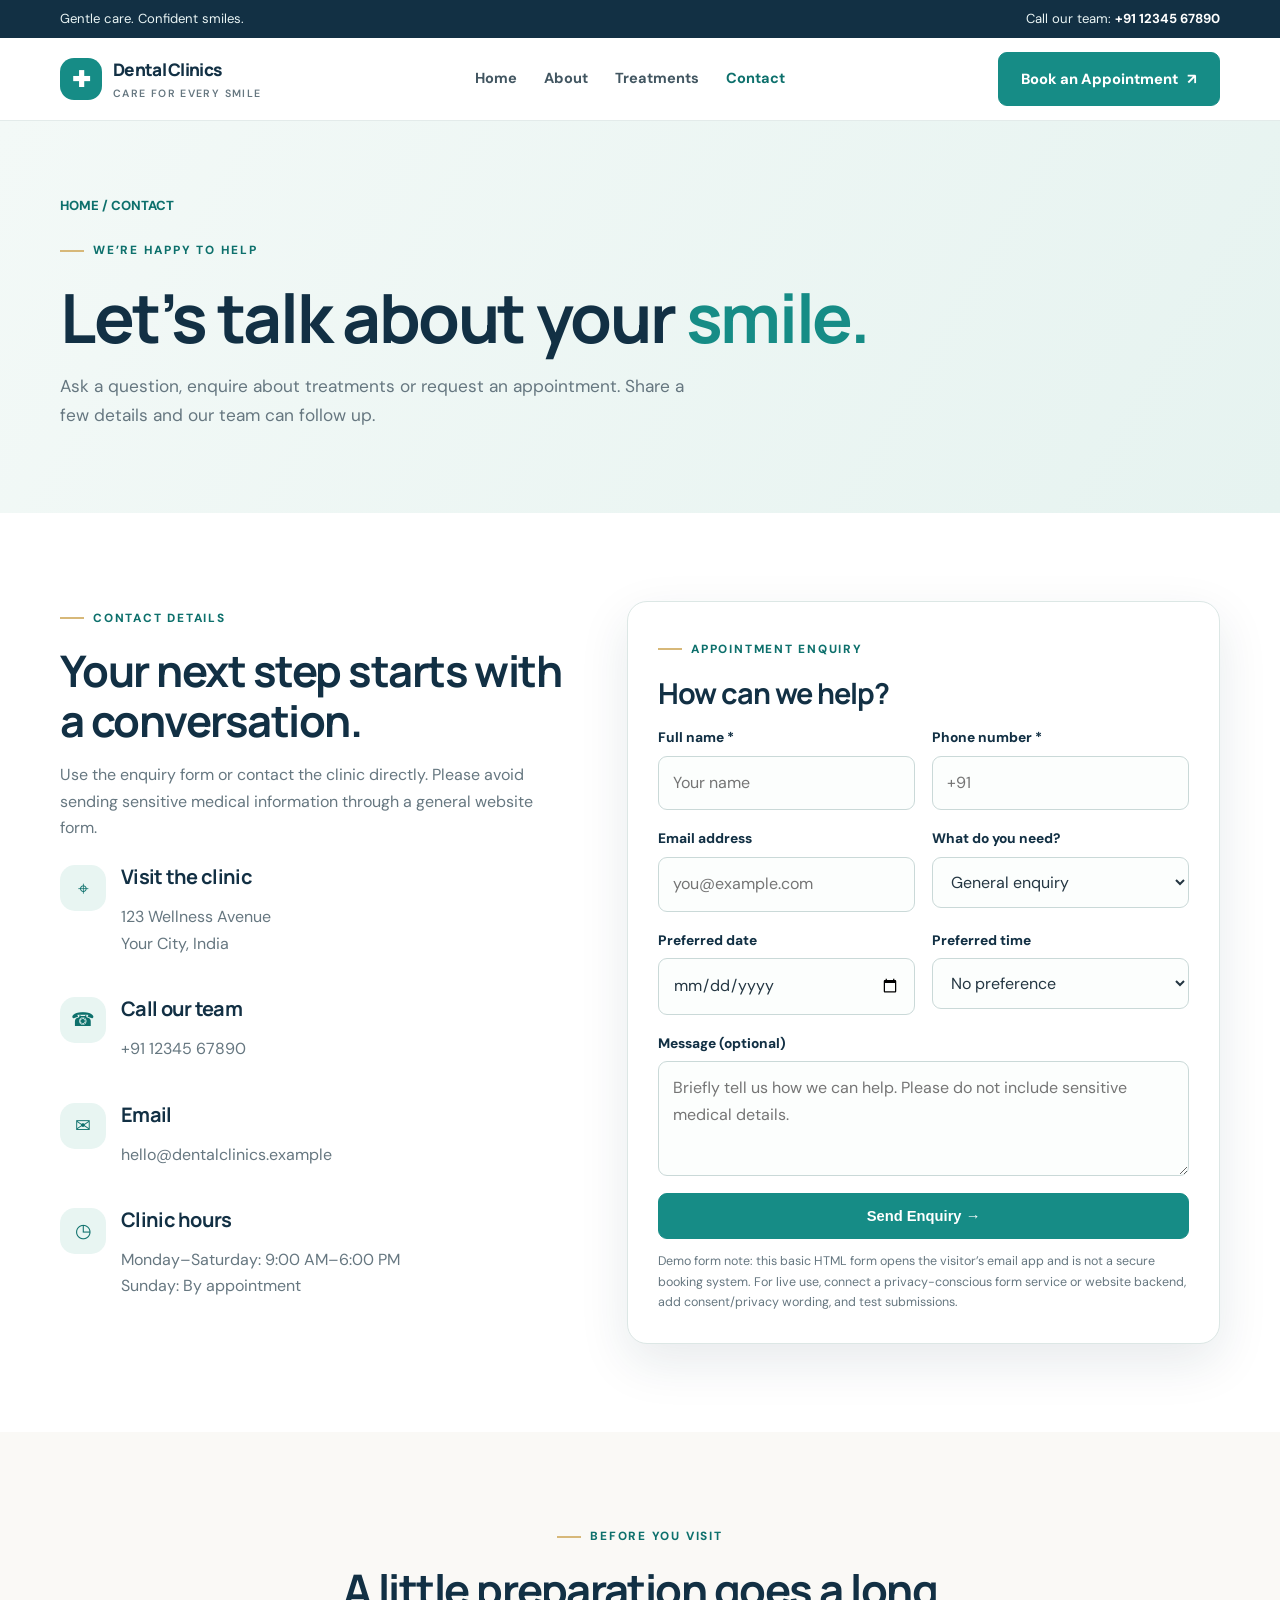
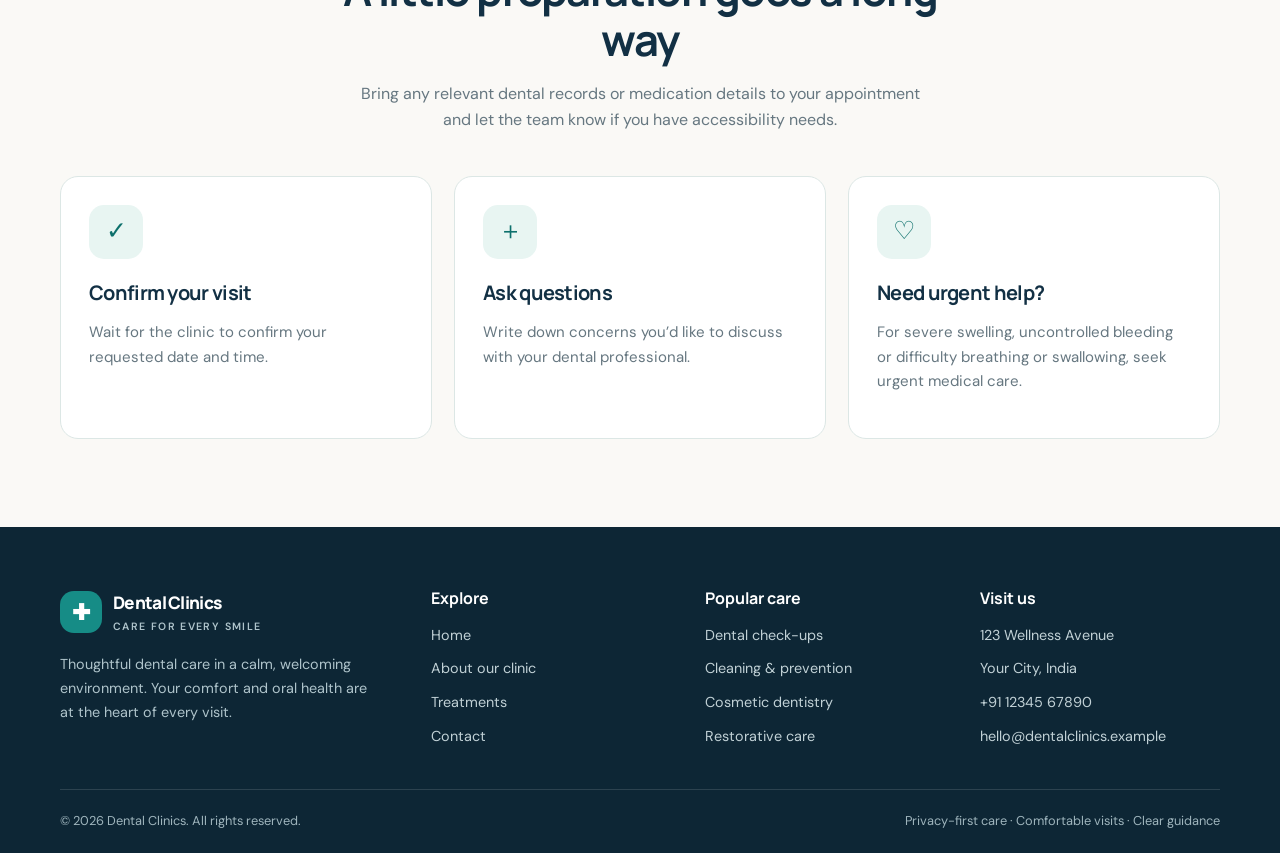
<file: contact.html>
<!DOCTYPE html>
<html lang="en">
<head>
  <meta charset="UTF-8">
  <meta name="viewport" content="width=device-width, initial-scale=1.0">
  <meta name="description" content="Contact & Appointment Enquiries | Dental Clinics offers welcoming dental care, preventive treatments and appointment enquiries.">
  <title>Contact & Appointment Enquiries | Dental Clinics</title>
  <link rel="stylesheet" href="style.css">
</head>
<body>
<div class="topbar"><div class="container topbar-inner"><span>Gentle care. Confident smiles.</span><span>Call our team: <a href="tel:+911234567890">+91 12345 67890</a></span></div></div>
<header><div class="container nav">
<a class="brand" href="index.html"><span class="brand-mark">✚</span><span>Dental Clinics<small>Care for every smile</small></span></a>
<nav class="nav-links" aria-label="Main navigation">
<a href="index.html" >Home</a><a href="about.html" >About</a><a href="services.html" >Treatments</a><a href="contact.html" class="active">Contact</a>
</nav><a class="btn" href="contact.html#appointment">Book an Appointment <span>↗</span></a>
</div></header>
<main>

<section class="page-hero"><div class="container"><div class="breadcrumb">HOME / CONTACT</div><div class="eyebrow">We’re happy to help</div><h1>Let’s talk about your <span style="color:var(--teal)">smile.</span></h1><p>Ask a question, enquire about treatments or request an appointment. Share a few details and our team can follow up.</p></div></section>
<section class="section" id="appointment"><div class="container split" style="align-items:start"><div><div class="eyebrow">Contact details</div><h2>Your next step starts with a conversation.</h2><p>Use the enquiry form or contact the clinic directly. Please avoid sending sensitive medical information through a general website form.</p>
<div class="contact-item"><div class="icon-box">⌖</div><div><h3>Visit the clinic</h3><p>123 Wellness Avenue<br>Your City, India</p></div></div>
<div class="contact-item"><div class="icon-box">☎</div><div><h3>Call our team</h3><p><a href="tel:+911234567890">+91 12345 67890</a></p></div></div>
<div class="contact-item"><div class="icon-box">✉</div><div><h3>Email</h3><p><a href="mailto:hello@dentalclinics.example">hello@dentalclinics.example</a></p></div></div>
<div class="contact-item"><div class="icon-box">◷</div><div><h3>Clinic hours</h3><p>Monday–Saturday: 9:00 AM–6:00 PM<br>Sunday: By appointment</p></div></div>
</div>
<div class="form-card"><div class="eyebrow">Appointment enquiry</div><h2 style="font-size:1.8rem">How can we help?</h2>
<form action="mailto:hello@dentalclinics.example" method="post" enctype="text/plain">
<div class="form-grid">
<div class="field"><label for="name">Full name *</label><input id="name" name="Name" autocomplete="name" required placeholder="Your name"></div>
<div class="field"><label for="phone">Phone number *</label><input id="phone" name="Phone" type="tel" autocomplete="tel" required placeholder="+91"></div>
<div class="field"><label for="email">Email address</label><input id="email" name="Email" type="email" autocomplete="email" placeholder="you@example.com"></div>
<div class="field"><label for="service">What do you need?</label><select id="service" name="Enquiry type"><option>General enquiry</option><option>Dental check-up</option><option>Cleaning & prevention</option><option>Restorative dentistry</option><option>Cosmetic dentistry</option><option>Urgent dental concern</option></select></div>
<div class="field"><label for="date">Preferred date</label><input id="date" name="Preferred date" type="date"></div>
<div class="field"><label for="time">Preferred time</label><select id="time" name="Preferred time"><option>No preference</option><option>Morning</option><option>Afternoon</option><option>Evening</option></select></div>
<div class="field full"><label for="message">Message (optional)</label><textarea id="message" name="Message" placeholder="Briefly tell us how we can help. Please do not include sensitive medical details."></textarea></div>
<div class="field full"><button class="btn" type="submit">Send Enquiry →</button></div>
</div><p class="form-note">Demo form note: this basic HTML form opens the visitor’s email app and is not a secure booking system. For live use, connect a privacy-conscious form service or website backend, add consent/privacy wording, and test submissions.</p>
</form></div></div></section>
<section class="section section-soft"><div class="container"><div class="section-head"><div class="eyebrow">Before you visit</div><h2>A little preparation goes a long way</h2><p>Bring any relevant dental records or medication details to your appointment and let the team know if you have accessibility needs.</p></div><div class="cards"><div class="card"><div class="icon-box">✓</div><h3>Confirm your visit</h3><p>Wait for the clinic to confirm your requested date and time.</p></div><div class="card"><div class="icon-box">＋</div><h3>Ask questions</h3><p>Write down concerns you’d like to discuss with your dental professional.</p></div><div class="card"><div class="icon-box">♡</div><h3>Need urgent help?</h3><p>For severe swelling, uncontrolled bleeding or difficulty breathing or swallowing, seek urgent medical care.</p></div></div></div></section>

</main>
<footer><div class="container"><div class="footer-grid">
<div><a class="brand" href="index.html"><span class="brand-mark">✚</span><span>Dental Clinics<small>Care for every smile</small></span></a><p>Thoughtful dental care in a calm, welcoming environment. Your comfort and oral health are at the heart of every visit.</p></div>
<div><h3>Explore</h3><div class="footer-links"><a href="index.html">Home</a><a href="about.html">About our clinic</a><a href="services.html">Treatments</a><a href="contact.html">Contact</a></div></div>
<div><h3>Popular care</h3><div class="footer-links"><a href="services.html#checkups">Dental check-ups</a><a href="services.html#cleaning">Cleaning & prevention</a><a href="services.html#cosmetic">Cosmetic dentistry</a><a href="services.html#restorative">Restorative care</a></div></div>
<div><h3>Visit us</h3><div class="footer-links"><span>123 Wellness Avenue</span><span>Your City, India</span><a href="tel:+911234567890">+91 12345 67890</a><a href="mailto:hello@dentalclinics.example">hello@dentalclinics.example</a></div></div>
</div><div class="copyright"><span>© 2026 Dental Clinics. All rights reserved.</span><span>Privacy-first care · Comfortable visits · Clear guidance</span></div></div></footer>
</body>
</html>
</file>
<file: style.css>
@import url('https://fonts.googleapis.com/css2?family=DM+Sans:wght@400;500;600;700&family=Manrope:wght@400;500;600;700;800&display=swap');

:root {
  --navy: #123044;
  --teal: #168C86;
  --teal-dark: #0D706C;
  --mint: #E8F5F2;
  --cream: #FAF9F6;
  --ink: #243642;
  --muted: #667780;
  --white: #FFFFFF;
  --line: #DCE7E5;
  --gold: #D7B879;
  --shadow: 0 18px 50px rgba(18,48,68,.10);
}
* { box-sizing: border-box; }
html { scroll-behavior: smooth; }
body { margin: 0; font-family: 'DM Sans', sans-serif; color: var(--ink); background: var(--white); line-height: 1.65; }
h1,h2,h3,h4 { font-family: 'Manrope', sans-serif; color: var(--navy); line-height: 1.15; margin: 0 0 16px; letter-spacing: -.035em; }
h1 { font-size: clamp(2.7rem, 5.3vw, 4.7rem); }
h2 { font-size: clamp(2rem, 3.4vw, 3rem); }
h3 { font-size: 1.25rem; }
p { margin: 0 0 16px; color: var(--muted); }
a { color: inherit; text-decoration: none; }
img { display: block; max-width: 100%; }
.container { width: min(1160px, calc(100% - 40px)); margin: auto; }
.topbar { background: var(--navy); color: #EAF5F5; font-size: .82rem; }
.topbar-inner { min-height: 38px; display: flex; align-items: center; justify-content: space-between; gap: 16px; }
.topbar a { color: #fff; font-weight: 700; }
header { background: rgba(255,255,255,.96); position: sticky; top: 0; z-index: 10; border-bottom: 1px solid rgba(220,231,229,.8); backdrop-filter: blur(14px); }
.nav { min-height: 82px; display: flex; align-items: center; justify-content: space-between; gap: 24px; }
.brand { display: flex; align-items: center; gap: 11px; font-family: 'Manrope', sans-serif; color: var(--navy); font-weight: 800; font-size: 1.08rem; letter-spacing: -.04em; }
.brand-mark { display: grid; place-items: center; width: 42px; height: 42px; border-radius: 14px; background: var(--teal); color: white; font-size: 1.35rem; }
.brand small { display: block; color: var(--muted); font-family: 'DM Sans', sans-serif; font-size: .66rem; font-weight: 600; letter-spacing: .13em; text-transform: uppercase; }
.nav-links { display: flex; align-items: center; gap: 27px; font-size: .91rem; font-weight: 700; color: #425661; }
.nav-links a:hover, .nav-links a.active { color: var(--teal-dark); }
.btn { display: inline-flex; align-items: center; justify-content: center; gap: 9px; padding: 14px 22px; border-radius: 9px; background: var(--teal); color: white; border: 1px solid var(--teal); font-weight: 800; font-size: .92rem; transition: .2s ease; cursor: pointer; }
.btn:hover { background: var(--teal-dark); border-color: var(--teal-dark); transform: translateY(-2px); }
.btn-outline { color: var(--navy); background: transparent; border-color: #B7CBCB; }
.btn-outline:hover { color: white; }
.eyebrow { display: inline-flex; align-items: center; gap: 9px; color: var(--teal-dark); text-transform: uppercase; letter-spacing: .15em; font-size: .74rem; font-weight: 800; margin-bottom: 18px; }
.eyebrow:before { content: ''; width: 24px; height: 2px; background: var(--gold); }
.hero { padding: 76px 0 72px; background: radial-gradient(circle at 82% 24%, #D8EFEB 0, transparent 32%), linear-gradient(110deg, #F8FBFA 0%, #F3F8F6 54%, #E8F4F1 100%); overflow: hidden; }
.hero-grid { display: grid; grid-template-columns: 1.03fr .97fr; align-items: center; gap: 56px; }
.hero h1 span { color: var(--teal); }
.hero-copy { font-size: 1.1rem; max-width: 560px; margin-bottom: 28px; }
.hero-actions { display: flex; flex-wrap: wrap; gap: 12px; margin-bottom: 30px; }
.trust-row { display: flex; flex-wrap: wrap; gap: 20px; font-size: .84rem; font-weight: 700; color: #45616B; }
.trust-row span:before { content: '✓'; color: var(--teal); font-weight: 900; margin-right: 7px; }
.hero-visual { position: relative; min-height: 440px; }
.hero-photo { width: 100%; height: 440px; object-fit: cover; border-radius: 28px 28px 110px 28px; box-shadow: var(--shadow); }
.photo-badge { position: absolute; left: -25px; bottom: 28px; background: white; border-radius: 16px; padding: 18px 20px; box-shadow: var(--shadow); max-width: 230px; }
.photo-badge strong { display: block; color: var(--navy); font-family: 'Manrope', sans-serif; font-size: 1.2rem; }
.photo-badge span { color: var(--muted); font-size: .82rem; }
.rating { position: absolute; right: -14px; top: 25px; background: var(--navy); color: white; border-radius: 14px; padding: 14px 18px; box-shadow: var(--shadow); }
.rating strong { display: block; font-size: 1.25rem; }
.rating span { color: #F0D38D; letter-spacing: .1em; font-size: .82rem; }
.section { padding: 88px 0; }
.section-soft { background: var(--cream); }
.section-mint { background: var(--mint); }
.section-head { max-width: 660px; margin: 0 auto 42px; text-align: center; }
.section-head p { max-width: 570px; margin: 0 auto; }
.stats { display: grid; grid-template-columns: repeat(4,1fr); gap: 18px; margin-top: -1px; }
.stat { padding: 26px 20px; text-align: center; border-right: 1px solid var(--line); }
.stat:last-child { border: 0; }
.stat strong { display: block; font: 800 2rem 'Manrope', sans-serif; color: var(--teal-dark); }
.stat span { font-size: .88rem; color: var(--muted); }
.cards { display: grid; grid-template-columns: repeat(3,1fr); gap: 22px; }
.card { border: 1px solid var(--line); border-radius: 18px; padding: 28px; background: white; transition: .22s ease; }
.card:hover { transform: translateY(-5px); box-shadow: var(--shadow); border-color: #B8D9D4; }
.icon-box { width: 54px; height: 54px; display: grid; place-items: center; background: var(--mint); color: var(--teal-dark); border-radius: 15px; font-size: 1.55rem; margin-bottom: 22px; }
.card p { font-size: .94rem; }
.text-link { color: var(--teal-dark); font-weight: 800; font-size: .9rem; }
.text-link:hover { text-decoration: underline; }
.split { display: grid; grid-template-columns: .92fr 1.08fr; gap: 62px; align-items: center; }
.split-image { width: 100%; height: 430px; object-fit: cover; border-radius: 22px; }
.check-list { list-style: none; margin: 24px 0 30px; padding: 0; display: grid; gap: 12px; }
.check-list li { color: #425661; font-weight: 600; }
.check-list li:before { content: '✓'; display: inline-grid; place-items: center; width: 23px; height: 23px; border-radius: 50%; background: var(--mint); color: var(--teal-dark); margin-right: 10px; font-size: .78rem; }
.quote { padding: 30px; border-radius: 18px; background: white; border: 1px solid var(--line); }
.quote p { font-size: 1.02rem; color: #425661; }
.quote strong { color: var(--navy); }
.cta-band { background: var(--navy); color: white; padding: 54px; border-radius: 24px; display: flex; align-items: center; justify-content: space-between; gap: 28px; }
.cta-band h2 { color: white; max-width: 600px; margin-bottom: 10px; }
.cta-band p { color: #C7D6DB; margin: 0; }
.page-hero { padding: 74px 0 68px; background: linear-gradient(120deg, #F3F9F7, #E6F3F0); }
.page-hero p { max-width: 650px; font-size: 1.08rem; }
.breadcrumb { color: var(--teal-dark); font-size: .82rem; font-weight: 800; margin-bottom: 17px; }
.service-row { display: grid; grid-template-columns: 1fr auto; align-items: center; gap: 22px; padding: 24px 0; border-bottom: 1px solid var(--line); }
.service-row p { margin: 6px 0 0; }
.form-card { background: white; border: 1px solid var(--line); border-radius: 20px; padding: 30px; box-shadow: var(--shadow); }
.form-grid { display: grid; grid-template-columns: 1fr 1fr; gap: 17px; }
.field { display: flex; flex-direction: column; gap: 7px; }
.field.full { grid-column: 1 / -1; }
label { color: var(--navy); font-size: .86rem; font-weight: 800; }
input, select, textarea { width: 100%; border: 1px solid #CAD9D8; border-radius: 9px; padding: 13px 14px; font: inherit; color: var(--ink); background: #FCFEFD; outline: none; }
input:focus, select:focus, textarea:focus { border-color: var(--teal); box-shadow: 0 0 0 3px rgba(22,140,134,.12); }
textarea { min-height: 115px; resize: vertical; }
.form-note { font-size: .78rem; margin: 12px 0 0; }
.contact-item { display: flex; gap: 15px; margin: 24px 0; }
.contact-item .icon-box { flex-shrink: 0; margin: 0; width: 46px; height: 46px; font-size: 1.2rem; }
footer { background: #0D2635; color: #D9E5E8; padding: 62px 0 22px; }
.footer-grid { display: grid; grid-template-columns: 1.4fr 1fr 1fr 1fr; gap: 34px; padding-bottom: 40px; }
footer .brand { color: white; }
footer .brand small { color: #AFC4CB; }
footer p { color: #AFC4CB; font-size: .9rem; max-width: 310px; margin-top: 18px; }
footer h3 { color: white; font-size: 1rem; letter-spacing: 0; }
.footer-links { display: grid; gap: 10px; color: #C1D1D6; font-size: .9rem; }
.footer-links a:hover { color: white; }
.copyright { border-top: 1px solid rgba(255,255,255,.13); padding-top: 20px; display: flex; justify-content: space-between; gap: 16px; font-size: .8rem; color: #9FB5BD; }
@media (max-width: 900px) {
  .nav { flex-wrap: wrap; padding: 15px 0; }
  .nav-links { order: 3; width: 100%; justify-content: center; flex-wrap: wrap; gap: 17px; }
  .nav > .btn { padding: 11px 14px; }
  .hero-grid, .split { grid-template-columns: 1fr; gap: 38px; }
  .hero { padding-top: 52px; }
  .hero-visual { min-height: 360px; }
  .hero-photo { height: 360px; }
  .cards { grid-template-columns: repeat(2,1fr); }
  .footer-grid { grid-template-columns: repeat(2,1fr); }
}
@media (max-width: 600px) {
  .container { width: min(100% - 30px, 1160px); }
  .topbar-inner { justify-content: center; text-align: center; padding: 8px 0; }
  .topbar-inner span:first-child { display: none; }
  .nav { gap: 12px; }
  .brand { font-size: .96rem; }
  .brand-mark { width: 38px; height: 38px; }
  .nav-links { gap: 13px; font-size: .82rem; }
  .nav > .btn { font-size: .8rem; padding: 10px 12px; }
  .hero { padding: 45px 0 52px; }
  .hero-copy { font-size: 1rem; }
  .hero-visual { min-height: 300px; }
  .hero-photo { height: 300px; border-radius: 20px 20px 75px 20px; }
  .photo-badge { left: -5px; bottom: 12px; padding: 12px 14px; }
  .rating { right: -5px; top: 12px; }
  .section { padding: 62px 0; }
  .stats { grid-template-columns: repeat(2,1fr); }
  .stat:nth-child(2) { border-right: 0; }
  .stat:nth-child(1), .stat:nth-child(2) { border-bottom: 1px solid var(--line); }
  .cards { grid-template-columns: 1fr; }
  .cta-band { padding: 30px 24px; flex-direction: column; align-items: flex-start; }
  .form-grid { grid-template-columns: 1fr; }
  .field.full { grid-column: auto; }
  .footer-grid { grid-template-columns: 1fr 1fr; gap: 28px 18px; }
  .copyright { flex-direction: column; }
}
</file>
